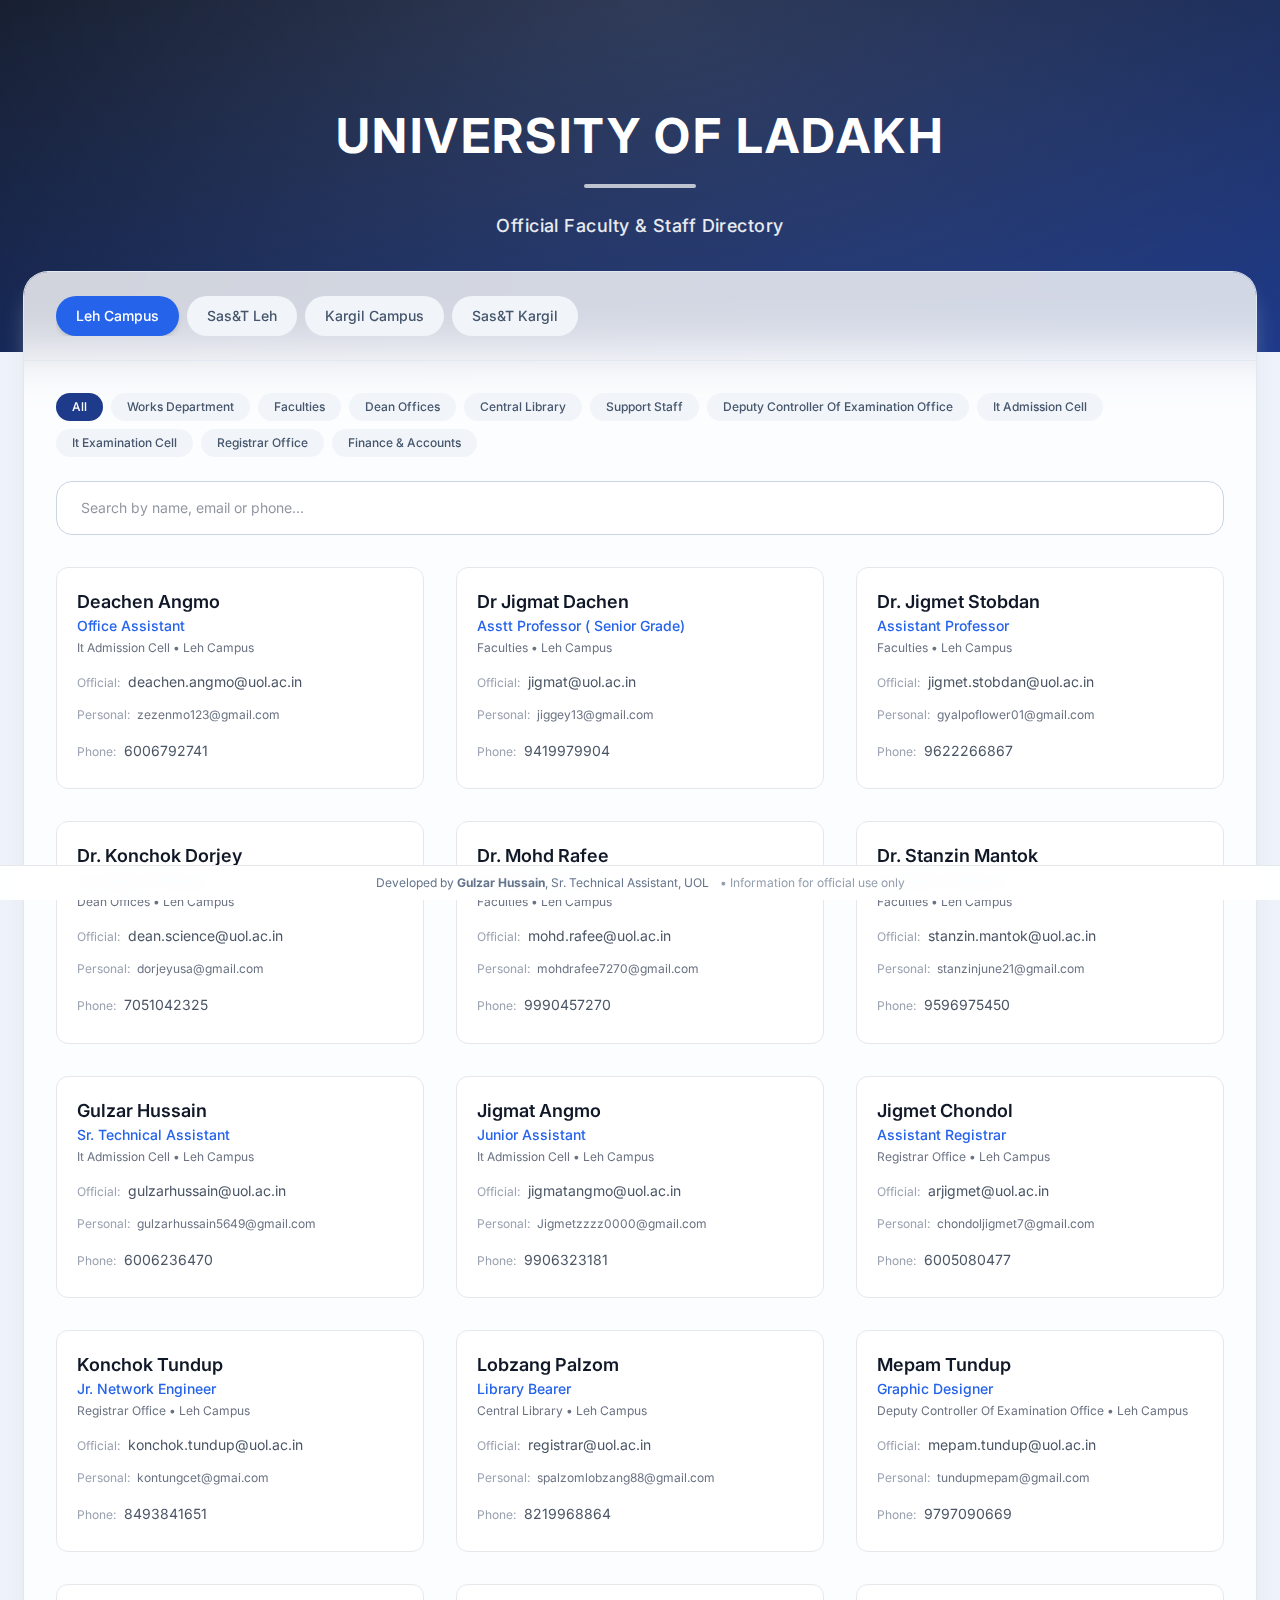
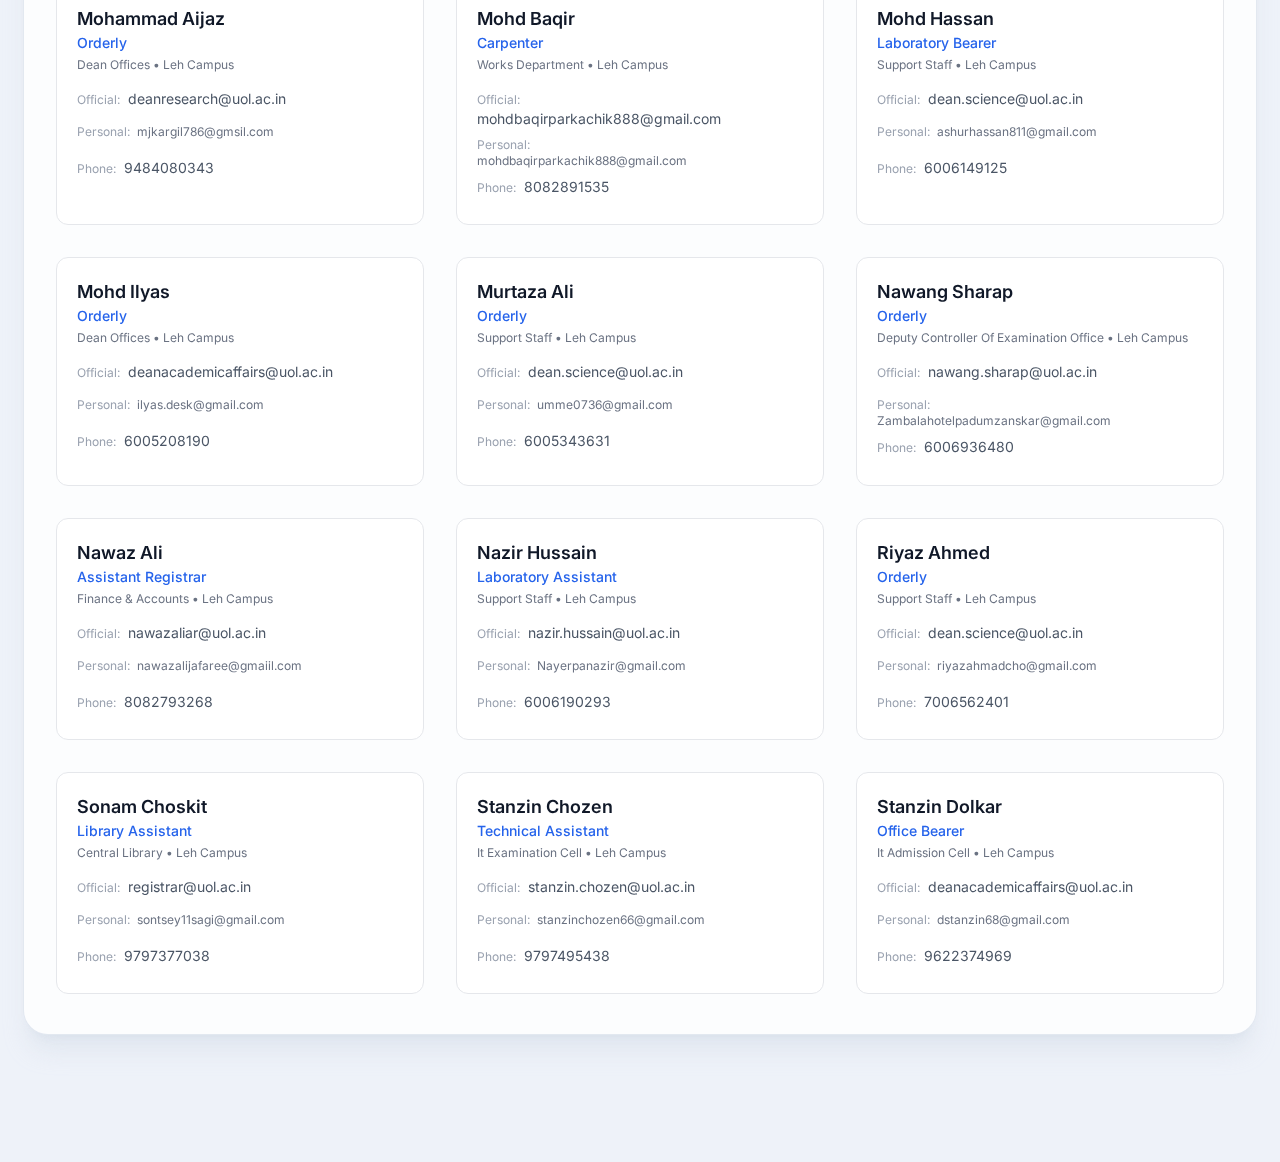
<file: index.html>
<!DOCTYPE html>
<html lang="en">
<head>
  <meta charset="UTF-8" />
  <title>University of Ladakh – Faculty & Staff Directory</title>

  <!-- Privacy / SEO Control -->
  <meta name="robots" content="noindex, nofollow">
  <meta name="googlebot" content="noindex, nofollow">

  <meta name="viewport" content="width=device-width, initial-scale=1.0">

  <!-- Font -->
  <link rel="preconnect" href="https://fonts.googleapis.com">
  <link rel="preconnect" href="https://fonts.gstatic.com" crossorigin>
  <link
    href="https://fonts.googleapis.com/css2?family=Inter:wght@400;500;600;700&display=swap"
    rel="stylesheet"
  >

  <!-- PWA -->
  <link rel="manifest" href="manifest.json">
  <meta name="theme-color" content="#1e3a8a">

  <!-- Compiled Tailwind CSS -->
  <link rel="stylesheet" href="css/style.css">

  <!-- Custom CSS -->
  <link rel="stylesheet" href="css/custom_style.css">
</head>

<body class="bg-uol-bg font-sans text-slate-800">

  <!-- HEADER -->
  <header class="relative overflow-hidden bg-gradient-to-br from-uol-secondary to-uol-primary text-white">
    <div class="absolute inset-0 bg-[radial-gradient(ellipse_at_top,rgba(255,255,255,0.12),transparent)]"></div>
    <div class="relative max-w-7xl mx-auto px-6 py-28 text-center">
      <h1 class="text-4xl md:text-5xl font-bold tracking-wider uppercase">
        University of Ladakh
      </h1>
      <div class="mx-auto my-6 h-1 w-28 rounded-full bg-white/70"></div>
      <p class="text-base md:text-lg font-medium tracking-wide text-white/90">
        Official Faculty &amp; Staff Directory
      </p>
    </div>

    <button
      id="installBtn"
      class="hidden absolute top-6 right-6
             bg-white text-uol-primary
             px-4 py-2 rounded-lg text-sm font-semibold
             shadow-md hover:shadow-lg transition">
      Install App
    </button>
  </header>

  <!-- CONTENT -->
  <section class="relative -mt-20 pb-32">
    <div class="max-w-7xl mx-auto px-6">
      <div class="rounded-3xl bg-white/80 backdrop-blur-xl ring-1 ring-slate-200 shadow-xl shadow-slate-300/40">

        <div class="border-b border-slate-200 px-8 py-6">
          <div id="campusTabs" class="flex gap-2 overflow-x-auto"></div>
        </div>

        <div class="px-8 py-8 space-y-6">
          <div id="departmentPills" class="flex flex-wrap gap-2"></div>

          <input
            type="text"
            id="searchInput"
            placeholder="Search by name, email or phone…"
            class="w-full rounded-2xl border border-slate-300 px-6 py-4 text-sm
                   focus:border-uol-accent focus:ring-4 focus:ring-uol-accent/20
                   bg-white/90"
          />
        </div>

        <div class="px-8 pb-10">
          <div
            id="directory"
            class="grid grid-cols-1 sm:grid-cols-2 lg:grid-cols-3 gap-8">
          </div>
        </div>

      </div>
    </div>
  </section>

  <!-- FOOTER -->
  <footer class="credit-bar">
    Developed by <strong>Gulzar Hussain</strong>, Sr. Technical Assistant, UOL
    <span class="opacity-70 ml-2">• Information for official use only</span>
  </footer>

  <!-- APP -->
  <script src="js/app.js"></script>

  <!-- SERVICE WORKER -->
  <script>
    if ("serviceWorker" in navigator) {
      window.addEventListener("load", () => {
        navigator.serviceWorker.register("./service-worker.js")
          .then(reg => console.log("Service Worker registered:", reg.scope))
          .catch(err => console.error("Service Worker registration failed:", err));
      });
    }
  </script>

  <!-- UPDATE BANNER -->
  <div
    id="updateBanner"
    style="display:none"
    class="fixed bottom-12 left-1/2 -translate-x-1/2 z-50
           bg-slate-900 text-white px-5 py-3 rounded-xl shadow-lg
           flex items-center gap-4 text-sm">
    <span>New directory data available</span>
    <button
      onclick="handleUpdateRefresh()"
      class="bg-white text-slate-900 px-3 py-1.5 rounded-md font-medium">
      Refresh
    </button>
  </div>

</body>
</html>
</file>
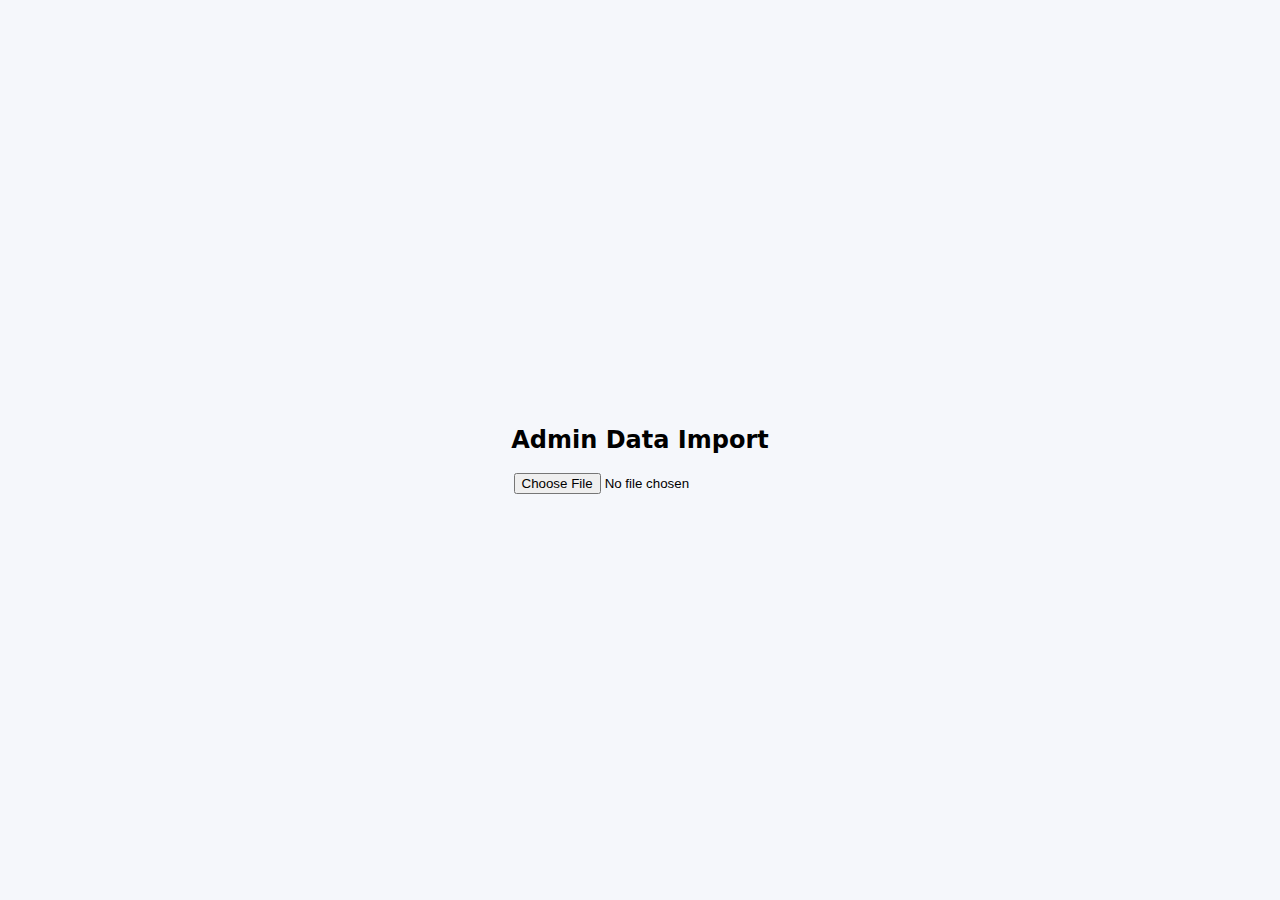
<file: admin-uol-import-9x4k.html>
<!DOCTYPE html>
<html lang="en">
<head>
  <meta charset="UTF-8" />
  <title>UOL Admin</title>
  <meta name="robots" content="noindex, nofollow" />
  <meta name="viewport" content="width=device-width, initial-scale=1.0">

  <link rel="preconnect" href="https://fonts.googleapis.com">
  <link rel="preconnect" href="https://fonts.gstatic.com" crossorigin>
  <link href="https://fonts.googleapis.com/css2?family=Inter:wght@400;500;600&display=swap" rel="stylesheet">

  <link rel="stylesheet" href="css/admin.css">
</head>
<body>

  <!-- UPLOAD GATE -->
  <div id="uploadGate" class="upload-gate">
    <h2>Admin Data Import</h2>
    <input type="file" id="csvInput" accept=".csv" />
  </div>

  <!-- ADMIN APP -->
  <div id="adminApp" class="hidden">

    <header class="admin-header">
      <h1>UOL Admin Panel</h1>

      <div class="actions">
        <button id="activateAllBtn" class="export-btn">Activate All</button>
        <button id="deactivateAllBtn" class="export-btn">Deactivate All</button>
        <button id="submitBtn" class="submit-btn" disabled>Submit</button>
        <button id="exportJsonBtn" class="export-btn hidden">Export JSON</button>
        <button id="exportCsvBtn" class="export-btn hidden">Export Excel</button>
      </div>
    </header>

    <section class="tabs-section">
      <div id="campusTabs" class="tabs"></div>
    </section>

    <section class="controls">
      <div id="departmentPills" class="pills"></div>
    </section>

    <main class="container">
      <div id="directory" class="cards"></div>
    </main>

  </div>

  <script src="js/admin.js"></script>
</body>
</html>
</file>
<file: css/custom_style.css>
.copy-btn {
  opacity: 0;
  border: 1px solid #e5e7eb;
  background: white;
  font-size: 12px;
  padding: 4px 10px;
  border-radius: 999px;
  cursor: pointer;
  transition: all 0.2s ease;
}

.group:hover .copy-btn {
  opacity: 1;
}

.copy-btn:hover {
  background: #2563eb;
  color: white;
  border-color: #2563eb;
}

.copy-btn.copied {
  background: #16a34a;
  border-color: #16a34a;
  color: white;
}

/* Sticky credit */
.credit-bar {
  position: fixed;
  bottom: 0;
  left: 0;
  width: 100%;
  background: rgba(255,255,255,0.95);
  border-top: 1px solid #e5e7eb;
  text-align: center;
  font-size: 12px;
  color: #64748b;
  padding: 8px 12px;
  backdrop-filter: blur(8px);
  z-index: 50;
}
</file>
<file: css/admin.css>
body {
  margin: 0;
  font-family: "Inter", system-ui, sans-serif;
  background: #f5f7fb;
}

/* UPLOAD */
.upload-gate {
  height: 100vh;
  display: flex;
  flex-direction: column;
  justify-content: center;
  align-items: center;
}

/* HEADER */
.admin-header {
  background: #111827;
  color: white;
  padding: 12px 20px;
  display: flex;
  justify-content: space-between;
  align-items: center;
}

.actions button {
  margin-left: 8px;
}

.submit-btn {
  background: #2563eb;
  border: none;
  color: white;
  padding: 8px 14px;
  border-radius: 6px;
  cursor: pointer;
}

.submit-btn:disabled {
  opacity: 0.5;
  cursor: not-allowed;
}

.export-btn {
  background: #10b981;
  border: none;
  color: white;
  padding: 8px 14px;
  border-radius: 6px;
  cursor: pointer;
}

/* TABS */
.tabs-section {
  background: white;
  border-bottom: 1px solid #e5e7eb;
}

.tabs {
  display: flex;
  gap: 10px;
  padding: 12px 20px;
}

.tab {
  padding: 8px 16px;
  border-radius: 999px;
  background: #e5e7eb;
  cursor: pointer;
  font-size: 13px;
}

.tab.active {
  background: #2563eb;
  color: white;
}

/* PILLS */
.controls {
  padding: 16px 20px;
}

.pills {
  display: flex;
  gap: 8px;
  flex-wrap: wrap;
}

.pill {
  padding: 6px 14px;
  border-radius: 999px;
  background: #e5e7eb;
  cursor: pointer;
  font-size: 12px;
}

.pill.active {
  background: #111827;
  color: white;
}

/* CARDS */
.container {
  padding: 20px;
}

.cards {
  display: grid;
  grid-template-columns: repeat(auto-fill, minmax(320px, 1fr));
  gap: 20px;
}

.card {
  background: white;
  border-radius: 12px;
  padding: 16px;
  border: 1px solid #e5e7eb;
}

.field {
  margin-bottom: 6px;
  font-size: 13px;
}

.field span {
  cursor: pointer;
}

.field input,
.field select {
  width: 100%;
  font-size: 13px;
}

.hidden {
  display: none;
}
</file>
<file: css/style.css>
/*! tailwindcss v4.1.18 | MIT License | https://tailwindcss.com */
@layer properties{@supports (((-webkit-hyphens:none)) and (not (margin-trim:inline))) or ((-moz-orient:inline) and (not (color:rgb(from red r g b)))){*,:before,:after,::backdrop{--tw-translate-x:0;--tw-translate-y:0;--tw-translate-z:0;--tw-rotate-x:initial;--tw-rotate-y:initial;--tw-rotate-z:initial;--tw-skew-x:initial;--tw-skew-y:initial;--tw-space-y-reverse:0;--tw-border-style:solid;--tw-gradient-position:initial;--tw-gradient-from:#0000;--tw-gradient-via:#0000;--tw-gradient-to:#0000;--tw-gradient-stops:initial;--tw-gradient-via-stops:initial;--tw-gradient-from-position:0%;--tw-gradient-via-position:50%;--tw-gradient-to-position:100%;--tw-font-weight:initial;--tw-tracking:initial;--tw-shadow:0 0 #0000;--tw-shadow-color:initial;--tw-shadow-alpha:100%;--tw-inset-shadow:0 0 #0000;--tw-inset-shadow-color:initial;--tw-inset-shadow-alpha:100%;--tw-ring-color:initial;--tw-ring-shadow:0 0 #0000;--tw-inset-ring-color:initial;--tw-inset-ring-shadow:0 0 #0000;--tw-ring-inset:initial;--tw-ring-offset-width:0px;--tw-ring-offset-color:#fff;--tw-ring-offset-shadow:0 0 #0000;--tw-backdrop-blur:initial;--tw-backdrop-brightness:initial;--tw-backdrop-contrast:initial;--tw-backdrop-grayscale:initial;--tw-backdrop-hue-rotate:initial;--tw-backdrop-invert:initial;--tw-backdrop-opacity:initial;--tw-backdrop-saturate:initial;--tw-backdrop-sepia:initial}}}@layer theme{:root,:host{--font-sans:Inter,system-ui,sans-serif;--font-mono:ui-monospace,SFMono-Regular,Menlo,Monaco,Consolas,"Liberation Mono","Courier New",monospace;--color-slate-100:oklch(96.8% .007 247.896);--color-slate-200:oklch(92.9% .013 255.508);--color-slate-300:oklch(86.9% .022 252.894);--color-slate-500:oklch(55.4% .046 257.417);--color-slate-600:oklch(44.6% .043 257.281);--color-slate-800:oklch(27.9% .041 260.031);--color-slate-900:oklch(20.8% .042 265.755);--color-gray-200:oklch(92.8% .006 264.531);--color-gray-400:oklch(70.7% .022 261.325);--color-gray-500:oklch(55.1% .027 264.364);--color-gray-600:oklch(44.6% .03 256.802);--color-gray-900:oklch(21% .034 264.665);--color-white:#fff;--spacing:.25rem;--container-7xl:80rem;--text-xs:.75rem;--text-xs--line-height:calc(1/.75);--text-sm:.875rem;--text-sm--line-height:calc(1.25/.875);--text-base:1rem;--text-base--line-height:calc(1.5/1);--text-lg:1.125rem;--text-lg--line-height:calc(1.75/1.125);--text-4xl:2.25rem;--text-4xl--line-height:calc(2.5/2.25);--text-5xl:3rem;--text-5xl--line-height:1;--font-weight-medium:500;--font-weight-semibold:600;--font-weight-bold:700;--tracking-wide:.025em;--tracking-wider:.05em;--radius-md:.375rem;--radius-lg:.5rem;--radius-xl:.75rem;--radius-2xl:1rem;--radius-3xl:1.5rem;--blur-xl:24px;--default-transition-duration:.15s;--default-transition-timing-function:cubic-bezier(.4,0,.2,1);--default-font-family:var(--font-sans);--default-mono-font-family:var(--font-mono);--color-uol-primary:#1e3a8a;--color-uol-secondary:#0f172a;--color-uol-accent:#2563eb;--color-uol-bg:#eef2f9}}@layer base{*,:after,:before,::backdrop{box-sizing:border-box;border:0 solid;margin:0;padding:0}::file-selector-button{box-sizing:border-box;border:0 solid;margin:0;padding:0}html,:host{-webkit-text-size-adjust:100%;tab-size:4;line-height:1.5;font-family:var(--default-font-family,ui-sans-serif,system-ui,sans-serif,"Apple Color Emoji","Segoe UI Emoji","Segoe UI Symbol","Noto Color Emoji");font-feature-settings:var(--default-font-feature-settings,normal);font-variation-settings:var(--default-font-variation-settings,normal);-webkit-tap-highlight-color:transparent}hr{height:0;color:inherit;border-top-width:1px}abbr:where([title]){-webkit-text-decoration:underline dotted;text-decoration:underline dotted}h1,h2,h3,h4,h5,h6{font-size:inherit;font-weight:inherit}a{color:inherit;-webkit-text-decoration:inherit;-webkit-text-decoration:inherit;-webkit-text-decoration:inherit;text-decoration:inherit}b,strong{font-weight:bolder}code,kbd,samp,pre{font-family:var(--default-mono-font-family,ui-monospace,SFMono-Regular,Menlo,Monaco,Consolas,"Liberation Mono","Courier New",monospace);font-feature-settings:var(--default-mono-font-feature-settings,normal);font-variation-settings:var(--default-mono-font-variation-settings,normal);font-size:1em}small{font-size:80%}sub,sup{vertical-align:baseline;font-size:75%;line-height:0;position:relative}sub{bottom:-.25em}sup{top:-.5em}table{text-indent:0;border-color:inherit;border-collapse:collapse}:-moz-focusring{outline:auto}progress{vertical-align:baseline}summary{display:list-item}ol,ul,menu{list-style:none}img,svg,video,canvas,audio,iframe,embed,object{vertical-align:middle;display:block}img,video{max-width:100%;height:auto}button,input,select,optgroup,textarea{font:inherit;font-feature-settings:inherit;font-variation-settings:inherit;letter-spacing:inherit;color:inherit;opacity:1;background-color:#0000;border-radius:0}::file-selector-button{font:inherit;font-feature-settings:inherit;font-variation-settings:inherit;letter-spacing:inherit;color:inherit;opacity:1;background-color:#0000;border-radius:0}:where(select:is([multiple],[size])) optgroup{font-weight:bolder}:where(select:is([multiple],[size])) optgroup option{padding-inline-start:20px}::file-selector-button{margin-inline-end:4px}::placeholder{opacity:1}@supports (not ((-webkit-appearance:-apple-pay-button))) or (contain-intrinsic-size:1px){::placeholder{color:currentColor}@supports (color:color-mix(in lab, red, red)){::placeholder{color:color-mix(in oklab,currentcolor 50%,transparent)}}}textarea{resize:vertical}::-webkit-search-decoration{-webkit-appearance:none}::-webkit-date-and-time-value{min-height:1lh;text-align:inherit}::-webkit-datetime-edit{display:inline-flex}::-webkit-datetime-edit-fields-wrapper{padding:0}::-webkit-datetime-edit{padding-block:0}::-webkit-datetime-edit-year-field{padding-block:0}::-webkit-datetime-edit-month-field{padding-block:0}::-webkit-datetime-edit-day-field{padding-block:0}::-webkit-datetime-edit-hour-field{padding-block:0}::-webkit-datetime-edit-minute-field{padding-block:0}::-webkit-datetime-edit-second-field{padding-block:0}::-webkit-datetime-edit-millisecond-field{padding-block:0}::-webkit-datetime-edit-meridiem-field{padding-block:0}::-webkit-calendar-picker-indicator{line-height:1}:-moz-ui-invalid{box-shadow:none}button,input:where([type=button],[type=reset],[type=submit]){appearance:button}::file-selector-button{appearance:button}::-webkit-inner-spin-button{height:auto}::-webkit-outer-spin-button{height:auto}[hidden]:where(:not([hidden=until-found])){display:none!important}}@layer components;@layer utilities{.absolute{position:absolute}.fixed{position:fixed}.relative{position:relative}.inset-0{inset:calc(var(--spacing)*0)}.top-6{top:calc(var(--spacing)*6)}.right-6{right:calc(var(--spacing)*6)}.bottom-12{bottom:calc(var(--spacing)*12)}.left-1\/2{left:50%}.z-50{z-index:50}.col-span-full{grid-column:1/-1}.container{width:100%}@media (min-width:40rem){.container{max-width:40rem}}@media (min-width:48rem){.container{max-width:48rem}}@media (min-width:64rem){.container{max-width:64rem}}@media (min-width:80rem){.container{max-width:80rem}}@media (min-width:96rem){.container{max-width:96rem}}.mx-auto{margin-inline:auto}.my-6{margin-block:calc(var(--spacing)*6)}.-mt-20{margin-top:calc(var(--spacing)*-20)}.mt-1{margin-top:calc(var(--spacing)*1)}.mt-4{margin-top:calc(var(--spacing)*4)}.mr-1{margin-right:calc(var(--spacing)*1)}.ml-2{margin-left:calc(var(--spacing)*2)}.block{display:block}.flex{display:flex}.grid{display:grid}.hidden{display:none}.h-1{height:calc(var(--spacing)*1)}.w-28{width:calc(var(--spacing)*28)}.w-full{width:100%}.max-w-7xl{max-width:var(--container-7xl)}.-translate-x-1\/2{--tw-translate-x:calc(calc(1/2*100%)*-1);translate:var(--tw-translate-x)var(--tw-translate-y)}.transform{transform:var(--tw-rotate-x,)var(--tw-rotate-y,)var(--tw-rotate-z,)var(--tw-skew-x,)var(--tw-skew-y,)}.grid-cols-1{grid-template-columns:repeat(1,minmax(0,1fr))}.flex-wrap{flex-wrap:wrap}.items-center{align-items:center}.justify-between{justify-content:space-between}.gap-2{gap:calc(var(--spacing)*2)}.gap-4{gap:calc(var(--spacing)*4)}.gap-8{gap:calc(var(--spacing)*8)}:where(.space-y-2>:not(:last-child)){--tw-space-y-reverse:0;margin-block-start:calc(calc(var(--spacing)*2)*var(--tw-space-y-reverse));margin-block-end:calc(calc(var(--spacing)*2)*calc(1 - var(--tw-space-y-reverse)))}:where(.space-y-6>:not(:last-child)){--tw-space-y-reverse:0;margin-block-start:calc(calc(var(--spacing)*6)*var(--tw-space-y-reverse));margin-block-end:calc(calc(var(--spacing)*6)*calc(1 - var(--tw-space-y-reverse)))}.overflow-hidden{overflow:hidden}.overflow-x-auto{overflow-x:auto}.rounded-2xl{border-radius:var(--radius-2xl)}.rounded-3xl{border-radius:var(--radius-3xl)}.rounded-full{border-radius:3.40282e38px}.rounded-lg{border-radius:var(--radius-lg)}.rounded-md{border-radius:var(--radius-md)}.rounded-xl{border-radius:var(--radius-xl)}.border{border-style:var(--tw-border-style);border-width:1px}.border-b{border-bottom-style:var(--tw-border-style);border-bottom-width:1px}.border-gray-200{border-color:var(--color-gray-200)}.border-slate-200{border-color:var(--color-slate-200)}.border-slate-300{border-color:var(--color-slate-300)}.bg-slate-100{background-color:var(--color-slate-100)}.bg-slate-900{background-color:var(--color-slate-900)}.bg-uol-accent{background-color:var(--color-uol-accent)}.bg-uol-bg{background-color:var(--color-uol-bg)}.bg-uol-primary{background-color:var(--color-uol-primary)}.bg-white{background-color:var(--color-white)}.bg-white\/70{background-color:#ffffffb3}@supports (color:color-mix(in lab, red, red)){.bg-white\/70{background-color:color-mix(in oklab,var(--color-white)70%,transparent)}}.bg-white\/80{background-color:#fffc}@supports (color:color-mix(in lab, red, red)){.bg-white\/80{background-color:color-mix(in oklab,var(--color-white)80%,transparent)}}.bg-white\/90{background-color:#ffffffe6}@supports (color:color-mix(in lab, red, red)){.bg-white\/90{background-color:color-mix(in oklab,var(--color-white)90%,transparent)}}.bg-gradient-to-br{--tw-gradient-position:to bottom right in oklab;background-image:linear-gradient(var(--tw-gradient-stops))}.bg-\[radial-gradient\(ellipse_at_top\,rgba\(255\,255\,255\,0\.12\)\,transparent\)\]{background-image:radial-gradient(at top,#ffffff1f,#0000)}.from-uol-secondary{--tw-gradient-from:var(--color-uol-secondary);--tw-gradient-stops:var(--tw-gradient-via-stops,var(--tw-gradient-position),var(--tw-gradient-from)var(--tw-gradient-from-position),var(--tw-gradient-to)var(--tw-gradient-to-position))}.to-uol-primary{--tw-gradient-to:var(--color-uol-primary);--tw-gradient-stops:var(--tw-gradient-via-stops,var(--tw-gradient-position),var(--tw-gradient-from)var(--tw-gradient-from-position),var(--tw-gradient-to)var(--tw-gradient-to-position))}.p-5{padding:calc(var(--spacing)*5)}.px-3{padding-inline:calc(var(--spacing)*3)}.px-4{padding-inline:calc(var(--spacing)*4)}.px-5{padding-inline:calc(var(--spacing)*5)}.px-6{padding-inline:calc(var(--spacing)*6)}.px-8{padding-inline:calc(var(--spacing)*8)}.py-1\.5{padding-block:calc(var(--spacing)*1.5)}.py-2{padding-block:calc(var(--spacing)*2)}.py-2\.5{padding-block:calc(var(--spacing)*2.5)}.py-3{padding-block:calc(var(--spacing)*3)}.py-4{padding-block:calc(var(--spacing)*4)}.py-6{padding-block:calc(var(--spacing)*6)}.py-8{padding-block:calc(var(--spacing)*8)}.py-28{padding-block:calc(var(--spacing)*28)}.pb-10{padding-bottom:calc(var(--spacing)*10)}.pb-32{padding-bottom:calc(var(--spacing)*32)}.text-center{text-align:center}.font-sans{font-family:var(--font-sans)}.text-4xl{font-size:var(--text-4xl);line-height:var(--tw-leading,var(--text-4xl--line-height))}.text-base{font-size:var(--text-base);line-height:var(--tw-leading,var(--text-base--line-height))}.text-lg{font-size:var(--text-lg);line-height:var(--tw-leading,var(--text-lg--line-height))}.text-sm{font-size:var(--text-sm);line-height:var(--tw-leading,var(--text-sm--line-height))}.text-xs{font-size:var(--text-xs);line-height:var(--tw-leading,var(--text-xs--line-height))}.font-bold{--tw-font-weight:var(--font-weight-bold);font-weight:var(--font-weight-bold)}.font-medium{--tw-font-weight:var(--font-weight-medium);font-weight:var(--font-weight-medium)}.font-semibold{--tw-font-weight:var(--font-weight-semibold);font-weight:var(--font-weight-semibold)}.tracking-wide{--tw-tracking:var(--tracking-wide);letter-spacing:var(--tracking-wide)}.tracking-wider{--tw-tracking:var(--tracking-wider);letter-spacing:var(--tracking-wider)}.whitespace-nowrap{white-space:nowrap}.text-gray-400{color:var(--color-gray-400)}.text-gray-500{color:var(--color-gray-500)}.text-gray-600{color:var(--color-gray-600)}.text-gray-900{color:var(--color-gray-900)}.text-slate-500{color:var(--color-slate-500)}.text-slate-600{color:var(--color-slate-600)}.text-slate-800{color:var(--color-slate-800)}.text-slate-900{color:var(--color-slate-900)}.text-uol-accent{color:var(--color-uol-accent)}.text-uol-primary{color:var(--color-uol-primary)}.text-white{color:var(--color-white)}.text-white\/90{color:#ffffffe6}@supports (color:color-mix(in lab, red, red)){.text-white\/90{color:color-mix(in oklab,var(--color-white)90%,transparent)}}.uppercase{text-transform:uppercase}.opacity-70{opacity:.7}.shadow-lg{--tw-shadow:0 10px 15px -3px var(--tw-shadow-color,#0000001a),0 4px 6px -4px var(--tw-shadow-color,#0000001a);box-shadow:var(--tw-inset-shadow),var(--tw-inset-ring-shadow),var(--tw-ring-offset-shadow),var(--tw-ring-shadow),var(--tw-shadow)}.shadow-md{--tw-shadow:0 4px 6px -1px var(--tw-shadow-color,#0000001a),0 2px 4px -2px var(--tw-shadow-color,#0000001a);box-shadow:var(--tw-inset-shadow),var(--tw-inset-ring-shadow),var(--tw-ring-offset-shadow),var(--tw-ring-shadow),var(--tw-shadow)}.shadow-xl{--tw-shadow:0 20px 25px -5px var(--tw-shadow-color,#0000001a),0 8px 10px -6px var(--tw-shadow-color,#0000001a);box-shadow:var(--tw-inset-shadow),var(--tw-inset-ring-shadow),var(--tw-ring-offset-shadow),var(--tw-ring-shadow),var(--tw-shadow)}.ring-1{--tw-ring-shadow:var(--tw-ring-inset,)0 0 0 calc(1px + var(--tw-ring-offset-width))var(--tw-ring-color,currentcolor);box-shadow:var(--tw-inset-shadow),var(--tw-inset-ring-shadow),var(--tw-ring-offset-shadow),var(--tw-ring-shadow),var(--tw-shadow)}.shadow-slate-300\/40{--tw-shadow-color:#cad5e266}@supports (color:color-mix(in lab, red, red)){.shadow-slate-300\/40{--tw-shadow-color:color-mix(in oklab,color-mix(in oklab,var(--color-slate-300)40%,transparent)var(--tw-shadow-alpha),transparent)}}.ring-slate-200{--tw-ring-color:var(--color-slate-200)}.backdrop-blur-xl{--tw-backdrop-blur:blur(var(--blur-xl));-webkit-backdrop-filter:var(--tw-backdrop-blur,)var(--tw-backdrop-brightness,)var(--tw-backdrop-contrast,)var(--tw-backdrop-grayscale,)var(--tw-backdrop-hue-rotate,)var(--tw-backdrop-invert,)var(--tw-backdrop-opacity,)var(--tw-backdrop-saturate,)var(--tw-backdrop-sepia,);backdrop-filter:var(--tw-backdrop-blur,)var(--tw-backdrop-brightness,)var(--tw-backdrop-contrast,)var(--tw-backdrop-grayscale,)var(--tw-backdrop-hue-rotate,)var(--tw-backdrop-invert,)var(--tw-backdrop-opacity,)var(--tw-backdrop-saturate,)var(--tw-backdrop-sepia,)}.transition{transition-property:color,background-color,border-color,outline-color,text-decoration-color,fill,stroke,--tw-gradient-from,--tw-gradient-via,--tw-gradient-to,opacity,box-shadow,transform,translate,scale,rotate,filter,-webkit-backdrop-filter,backdrop-filter,display,content-visibility,overlay,pointer-events;transition-timing-function:var(--tw-ease,var(--default-transition-timing-function));transition-duration:var(--tw-duration,var(--default-transition-duration))}@media (hover:hover){.hover\:-translate-y-1:hover{--tw-translate-y:calc(var(--spacing)*-1);translate:var(--tw-translate-x)var(--tw-translate-y)}.hover\:bg-slate-200:hover{background-color:var(--color-slate-200)}.hover\:shadow-lg:hover{--tw-shadow:0 10px 15px -3px var(--tw-shadow-color,#0000001a),0 4px 6px -4px var(--tw-shadow-color,#0000001a);box-shadow:var(--tw-inset-shadow),var(--tw-inset-ring-shadow),var(--tw-ring-offset-shadow),var(--tw-ring-shadow),var(--tw-shadow)}.hover\:shadow-xl:hover{--tw-shadow:0 20px 25px -5px var(--tw-shadow-color,#0000001a),0 8px 10px -6px var(--tw-shadow-color,#0000001a);box-shadow:var(--tw-inset-shadow),var(--tw-inset-ring-shadow),var(--tw-ring-offset-shadow),var(--tw-ring-shadow),var(--tw-shadow)}}.focus\:border-uol-accent:focus{border-color:var(--color-uol-accent)}.focus\:ring-4:focus{--tw-ring-shadow:var(--tw-ring-inset,)0 0 0 calc(4px + var(--tw-ring-offset-width))var(--tw-ring-color,currentcolor);box-shadow:var(--tw-inset-shadow),var(--tw-inset-ring-shadow),var(--tw-ring-offset-shadow),var(--tw-ring-shadow),var(--tw-shadow)}.focus\:ring-uol-accent\/20:focus{--tw-ring-color:#2563eb33}@supports (color:color-mix(in lab, red, red)){.focus\:ring-uol-accent\/20:focus{--tw-ring-color:color-mix(in oklab,var(--color-uol-accent)20%,transparent)}}@media (min-width:40rem){.sm\:grid-cols-2{grid-template-columns:repeat(2,minmax(0,1fr))}}@media (min-width:48rem){.md\:text-5xl{font-size:var(--text-5xl);line-height:var(--tw-leading,var(--text-5xl--line-height))}.md\:text-lg{font-size:var(--text-lg);line-height:var(--tw-leading,var(--text-lg--line-height))}}@media (min-width:64rem){.lg\:grid-cols-3{grid-template-columns:repeat(3,minmax(0,1fr))}}}.credit-bar{color:#fff;text-align:center;background:#0f172ae6;padding:.75rem;font-size:.875rem;position:sticky;bottom:0}@property --tw-translate-x{syntax:"*";inherits:false;initial-value:0}@property --tw-translate-y{syntax:"*";inherits:false;initial-value:0}@property --tw-translate-z{syntax:"*";inherits:false;initial-value:0}@property --tw-rotate-x{syntax:"*";inherits:false}@property --tw-rotate-y{syntax:"*";inherits:false}@property --tw-rotate-z{syntax:"*";inherits:false}@property --tw-skew-x{syntax:"*";inherits:false}@property --tw-skew-y{syntax:"*";inherits:false}@property --tw-space-y-reverse{syntax:"*";inherits:false;initial-value:0}@property --tw-border-style{syntax:"*";inherits:false;initial-value:solid}@property --tw-gradient-position{syntax:"*";inherits:false}@property --tw-gradient-from{syntax:"<color>";inherits:false;initial-value:#0000}@property --tw-gradient-via{syntax:"<color>";inherits:false;initial-value:#0000}@property --tw-gradient-to{syntax:"<color>";inherits:false;initial-value:#0000}@property --tw-gradient-stops{syntax:"*";inherits:false}@property --tw-gradient-via-stops{syntax:"*";inherits:false}@property --tw-gradient-from-position{syntax:"<length-percentage>";inherits:false;initial-value:0%}@property --tw-gradient-via-position{syntax:"<length-percentage>";inherits:false;initial-value:50%}@property --tw-gradient-to-position{syntax:"<length-percentage>";inherits:false;initial-value:100%}@property --tw-font-weight{syntax:"*";inherits:false}@property --tw-tracking{syntax:"*";inherits:false}@property --tw-shadow{syntax:"*";inherits:false;initial-value:0 0 #0000}@property --tw-shadow-color{syntax:"*";inherits:false}@property --tw-shadow-alpha{syntax:"<percentage>";inherits:false;initial-value:100%}@property --tw-inset-shadow{syntax:"*";inherits:false;initial-value:0 0 #0000}@property --tw-inset-shadow-color{syntax:"*";inherits:false}@property --tw-inset-shadow-alpha{syntax:"<percentage>";inherits:false;initial-value:100%}@property --tw-ring-color{syntax:"*";inherits:false}@property --tw-ring-shadow{syntax:"*";inherits:false;initial-value:0 0 #0000}@property --tw-inset-ring-color{syntax:"*";inherits:false}@property --tw-inset-ring-shadow{syntax:"*";inherits:false;initial-value:0 0 #0000}@property --tw-ring-inset{syntax:"*";inherits:false}@property --tw-ring-offset-width{syntax:"<length>";inherits:false;initial-value:0}@property --tw-ring-offset-color{syntax:"*";inherits:false;initial-value:#fff}@property --tw-ring-offset-shadow{syntax:"*";inherits:false;initial-value:0 0 #0000}@property --tw-backdrop-blur{syntax:"*";inherits:false}@property --tw-backdrop-brightness{syntax:"*";inherits:false}@property --tw-backdrop-contrast{syntax:"*";inherits:false}@property --tw-backdrop-grayscale{syntax:"*";inherits:false}@property --tw-backdrop-hue-rotate{syntax:"*";inherits:false}@property --tw-backdrop-invert{syntax:"*";inherits:false}@property --tw-backdrop-opacity{syntax:"*";inherits:false}@property --tw-backdrop-saturate{syntax:"*";inherits:false}@property --tw-backdrop-sepia{syntax:"*";inherits:false}
</file>
